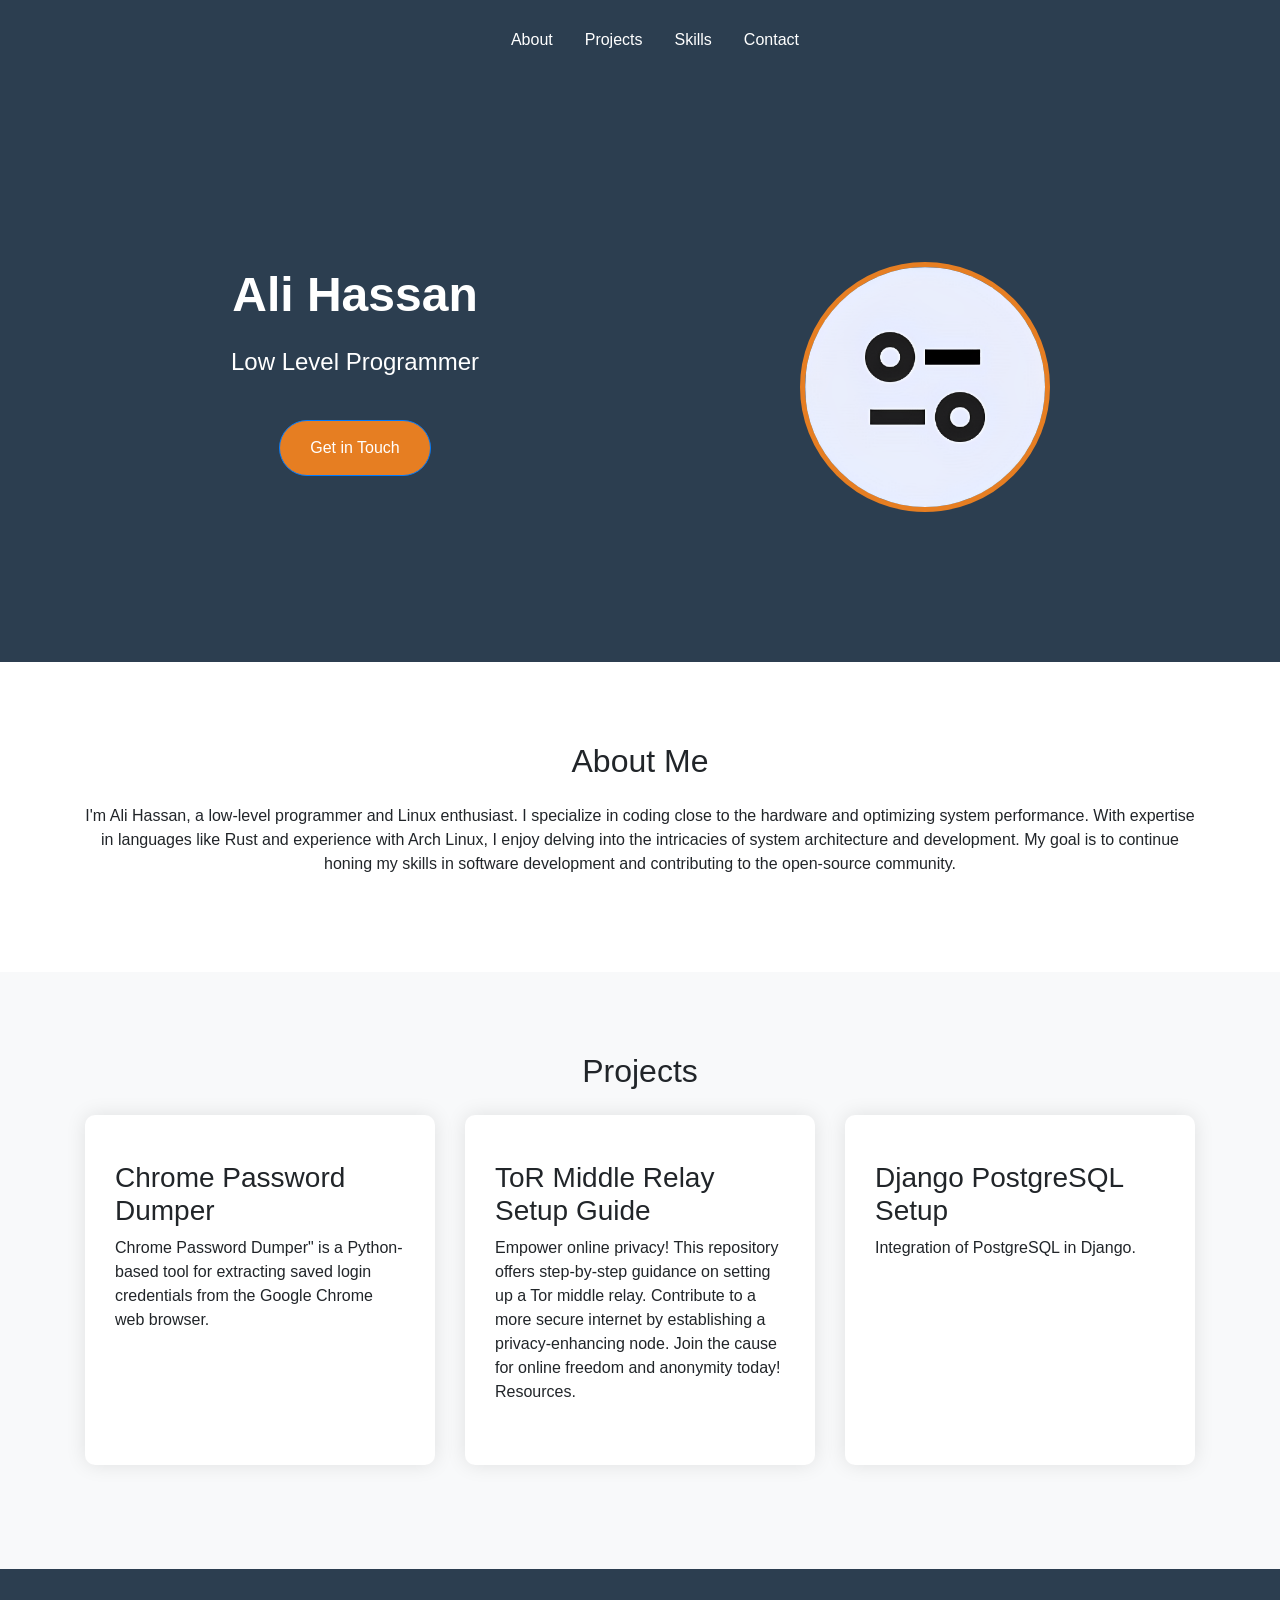
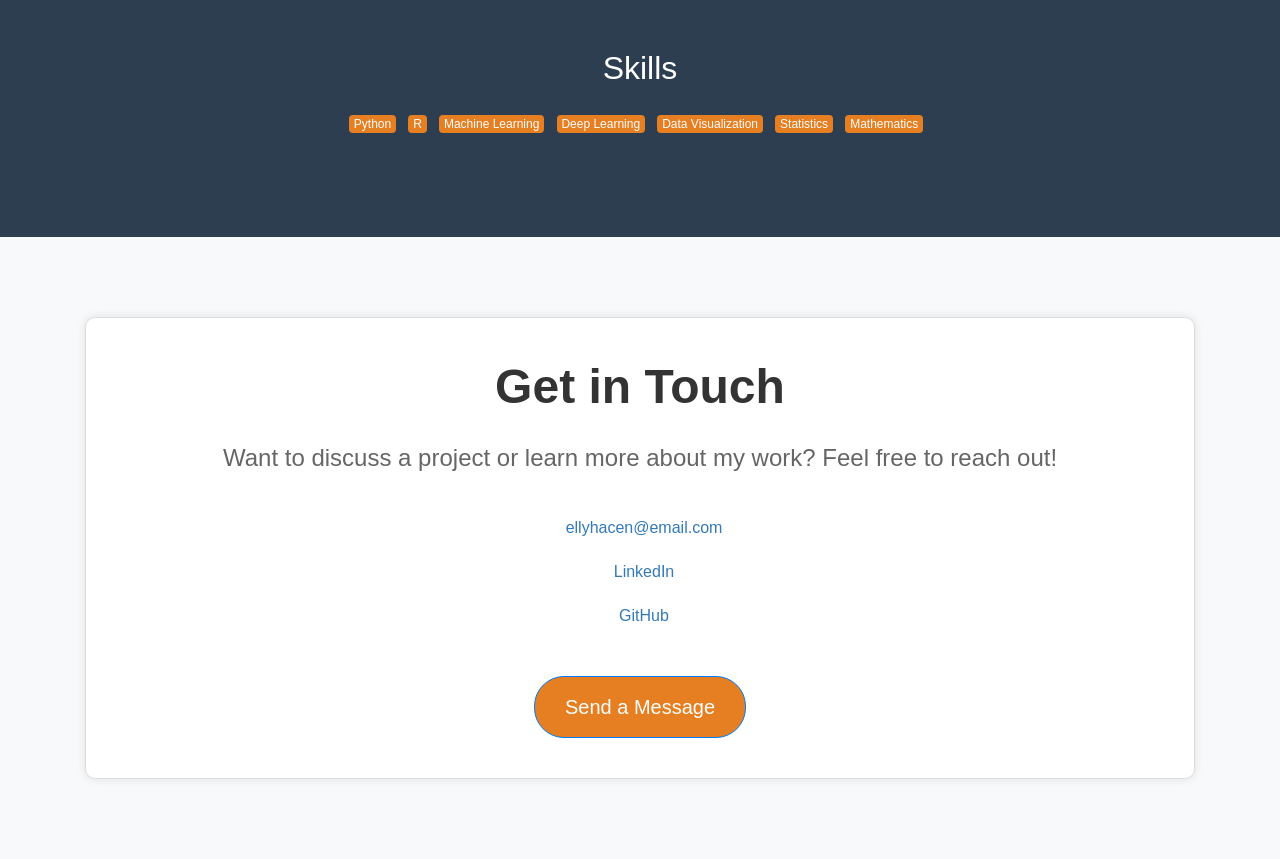
<file: ali_portfolio.html>
<!DOCTYPE html>
<html lang="en">
  <head>
    <meta charset="UTF-8" />
    <meta name="viewport" content="width=device-width, initial-scale=1.0" />
    <title>Ali Hassan | Low Level Programmer</title>
    <link
      rel="stylesheet"
      href="https://stackpath.bootstrapcdn.com/bootstrap/4.5.2/css/bootstrap.min.css"
    />
    <link rel="stylesheet" href="portfolio.css" />
    <!-- Bootstrap and Custom Scripts -->
    <script src="https://code.jquery.com/jquery-3.5.1.slim.min.js"></script>
    <script src="https://cdn.jsdelivr.net/npm/@popperjs/core@2.9.3/dist/umd/popper.min.js"></script>
    <script src="https://stackpath.bootstrapcdn.com/bootstrap/4.5.2/js/bootstrap.min.js"></script>
  </head>

  <body>
    <!-- Header -->
    <header class="header">
      <div class="container">
        <div class="row align-items-center">
          <div class="col-md-8">
            <nav class="header__nav">
              <ul class="nav justify-content-end">
                <li class="nav-item">
                  <a class="nav-link" href="#about">About</a>
                </li>
                <li class="nav-item">
                  <a class="nav-link" href="#projects">Projects</a>
                </li>
                <li class="nav-item">
                  <a class="nav-link" href="#skills">Skills</a>
                </li>
                <li class="nav-item">
                  <a class="nav-link" href="#contact">Contact</a>
                </li>
              </ul>
            </nav>
          </div>
        </div>
      </div>
    </header>

    <!-- Hero -->
    <section class="hero">
      <div class="container">
        <div class="row align-items-center">
          <div class="col-md-6">
            <h1 class="hero__title">Ali Hassan</h1>
            <p class="hero__subtitle">Low Level Programmer</p>
            <a href="#contact" class="hero__cta btn btn-primary"
              >Get in Touch</a
            >
          </div>
          <div class="col-md-6">
            <img
              class="hero__image img-fluid"
              src="avatars/Hassan.png"
              alt="Hero Image"
            />
          </div>
        </div>
      </div>
    </section>
    <section id="about" class="about">
      <div class="container">
        <div class="about__inner">
          <h2 class="mb-4 text-center">About Me</h2>
          <p class="text-center">
            I'm Ali Hassan, a low-level programmer and Linux enthusiast. I
            specialize in coding close to the hardware and optimizing system
            performance. With expertise in languages like Rust and experience
            with Arch Linux, I enjoy delving into the intricacies of system
            architecture and development. My goal is to continue honing my
            skills in software development and contributing to the open-source
            community.
          </p>
        </div>
      </div>
    </section>

    <!-- Projects -->
    <section id="projects" class="projects">
      <div class="container">
        <div class="projects__inner">
          <h2 class="mb-4 text-center">Projects</h2>
          <div class="row">
            <div class="col-md-4 mb-4">
              <div class="project-card">
                <!-- <img
                  src="images/project1.png"
                  alt="Project 1"
                  class="img-fluid"
                /> -->
                <h3 class="mt-3">Chrome Password Dumper</h3>
                <p>
                  Chrome Password Dumper" is a Python-based tool for extracting
                  saved login credentials from the Google Chrome web browser.
                </p>
              </div>
            </div>
            <div class="col-md-4 mb-4">
              <div class="project-card">
                <!-- <img
                  src="images/project2.png"
                  alt="Project 2"
                  class="img-fluid"
                /> -->
                <h3 class="mt-3">ToR Middle Relay Setup Guide</h3>
                <p>
                  Empower online privacy! This repository offers step-by-step
                  guidance on setting up a Tor middle relay. Contribute to a
                  more secure internet by establishing a privacy-enhancing node.
                  Join the cause for online freedom and anonymity today!
                  Resources.
                </p>
              </div>
            </div>
            <div class="col-md-4 mb-4">
              <div class="project-card">
                <!-- <img
                  src="images/project3.png"
                  alt="Project 3"
                  class="img-fluid"
                /> -->
                <h3 class="mt-3">Django PostgreSQL Setup</h3>
                <p>
                  Integration of PostgreSQL in Django.
                </p>
              </div>
            </div>
          </div>
        </div>
      </div>
    </section>

    <!-- Skills -->
    <section id="skills" class="skills">
      <div class="container">
        <div class="skills__inner">
          <h2 class="mb-4 text-center">Skills</h2>
          <ul class="list-inline text-center">
            <li class="list-inline-item badge badge-primary mr-2 mb-2">
              Python
            </li>
            <li class="list-inline-item badge badge-primary mr-2 mb-2">R</li>
            <li class="list-inline-item badge badge-primary mr-2 mb-2">
              Machine Learning
            </li>
            <li class="list-inline-item badge badge-primary mr-2 mb-2">
              Deep Learning
            </li>
            <li class="list-inline-item badge badge-primary mr-2 mb-2">
              Data Visualization
            </li>
            <li class="list-inline-item badge badge-primary mr-2 mb-2">
              Statistics
            </li>
            <li class="list-inline-item badge badge-primary mr-2 mb-2">
              Mathematics
            </li>
          </ul>
        </div>
      </div>
    </section>

    <!-- About -->
    <!-- ... (existing code) ... -->

    <!-- Projects -->
    <!-- ... (existing code) ... -->

    <!-- Skills -->
    <!-- ... (existing code) ... -->

    <!-- Contact -->
    <section id="contact" class="contact">
      <div class="container">
        <div class="contact__inner text-center">
          <h2 class="mb-4">Get in Touch</h2>
          <p class="lead">
            Want to discuss a project or learn more about my work? Feel free to
            reach out!
          </p>
          <ul class="list-unstyled mb-5">
            <li>
              <a href="mailto:ellyhacen@email.com" class="text-decoration-none">
                <i class="fas fa-envelope mr-2"></i> ellyhacen@email.com
              </a>
            </li>
            <li>
              <a
                href="https://www.linkedin.com/in/shahroz/"
                target="_blank"
                class="text-decoration-none"
              >
                <i class="fab fa-linkedin mr-2"></i> LinkedIn
              </a>
            </li>
            <li>
              <a
                href="https://github.com/shahroz"
                target="_blank"
                class="text-decoration-none"
              >
                <i class="fab fa-github mr-2"></i> GitHub
              </a>
            </li>
          </ul>
          <button class="btn btn-primary btn-lg">Send a Message</button>
        </div>
      </div>
    </section>
  </body>
</html>
</file>
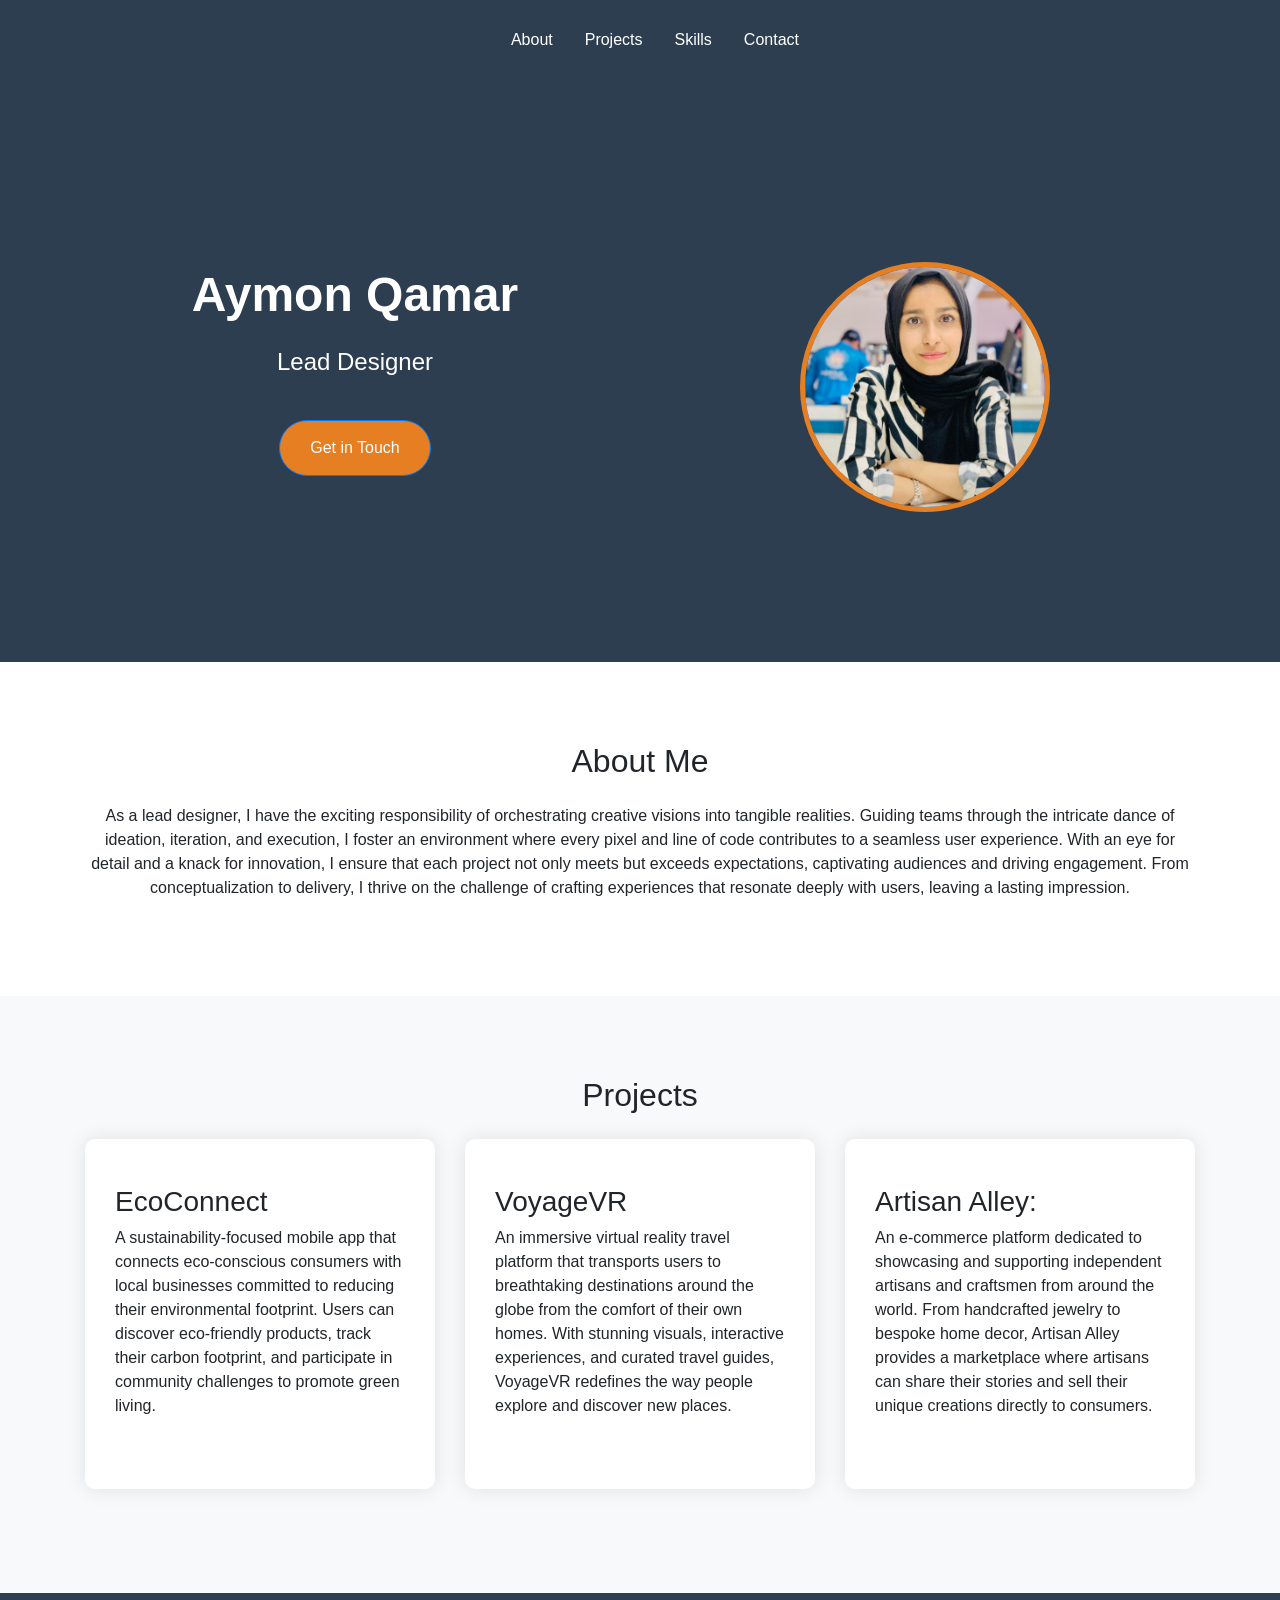
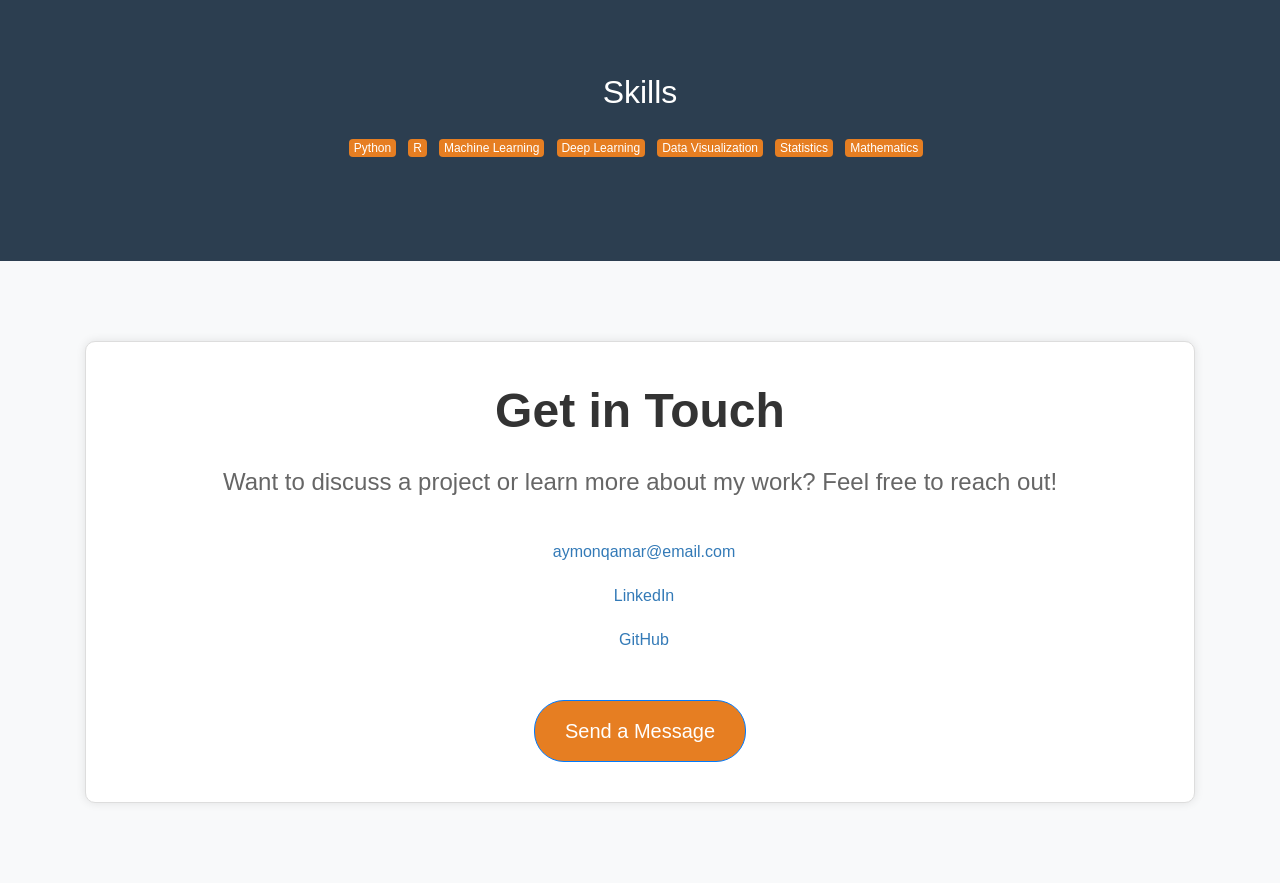
<file: aymon_portfolio.html>
<!DOCTYPE html>
<html lang="en">
  <head>
    <meta charset="UTF-8" />
    <meta name="viewport" content="width=device-width, initial-scale=1.0" />
    <title>Aymon Qamar | Lead Designer</title>
    <link
      rel="stylesheet"
      href="https://stackpath.bootstrapcdn.com/bootstrap/4.5.2/css/bootstrap.min.css"
    />
    <link rel="stylesheet" href="portfolio.css" />
    <!-- Bootstrap and Custom Scripts -->
    <script src="https://code.jquery.com/jquery-3.5.1.slim.min.js"></script>
    <script src="https://cdn.jsdelivr.net/npm/@popperjs/core@2.9.3/dist/umd/popper.min.js"></script>
    <script src="https://stackpath.bootstrapcdn.com/bootstrap/4.5.2/js/bootstrap.min.js"></script>
  </head>

  <body>
    <!-- Header -->
    <header class="header">
      <div class="container">
        <div class="row align-items-center">
          <div class="col-md-8">
            <nav class="header__nav">
              <ul class="nav justify-content-end">
                <li class="nav-item">
                  <a class="nav-link" href="#about">About</a>
                </li>
                <li class="nav-item">
                  <a class="nav-link" href="#projects">Projects</a>
                </li>
                <li class="nav-item">
                  <a class="nav-link" href="#skills">Skills</a>
                </li>
                <li class="nav-item">
                  <a class="nav-link" href="#contact">Contact</a>
                </li>
              </ul>
            </nav>
          </div>
        </div>
      </div>
    </header>

    <!-- Hero -->
    <section class="hero">
      <div class="container">
        <div class="row align-items-center">
          <div class="col-md-6">
            <h1 class="hero__title">Aymon Qamar</h1>
            <p class="hero__subtitle">Lead Designer</p>
            <a href="#contact" class="hero__cta btn btn-primary"
              >Get in Touch</a
            >
          </div>
          <div class="col-md-6">
            <img
              class="hero__image img-fluid"
              src="avatars/Aymon.jpeg"
              alt="Hero Image"
            />
          </div>
        </div>
      </div>
    </section>
    <section id="about" class="about">
      <div class="container">
        <div class="about__inner">
          <h2 class="mb-4 text-center">About Me</h2>
          <p class="text-center">
            As a lead designer, I have the exciting responsibility of
            orchestrating creative visions into tangible realities. Guiding
            teams through the intricate dance of ideation, iteration, and
            execution, I foster an environment where every pixel and line of
            code contributes to a seamless user experience. With an eye for
            detail and a knack for innovation, I ensure that each project not
            only meets but exceeds expectations, captivating audiences and
            driving engagement. From conceptualization to delivery, I thrive on
            the challenge of crafting experiences that resonate deeply with
            users, leaving a lasting impression.
          </p>
        </div>
      </div>
    </section>

    <!-- Projects -->
    <section id="projects" class="projects">
      <div class="container">
        <div class="projects__inner">
          <h2 class="mb-4 text-center">Projects</h2>
          <div class="row">
            <div class="col-md-4 mb-4">
              <div class="project-card">
                <!-- <img src="images/project1.png" alt="Project 1" class="img-fluid"> -->
                <h3 class="mt-3">EcoConnect</h3>
                <p>
                  A sustainability-focused mobile app that connects
                  eco-conscious consumers with local businesses committed to
                  reducing their environmental footprint. Users can discover
                  eco-friendly products, track their carbon footprint, and
                  participate in community challenges to promote green living.
                </p>
              </div>
            </div>
            <div class="col-md-4 mb-4">
              <div class="project-card">
                <!-- <img src="images/project2.png" alt="Project 2" class="img-fluid"> -->
                <h3 class="mt-3">VoyageVR</h3>
                <p>
                  An immersive virtual reality travel platform that transports
                  users to breathtaking destinations around the globe from the
                  comfort of their own homes. With stunning visuals, interactive
                  experiences, and curated travel guides, VoyageVR redefines the
                  way people explore and discover new places.
                </p>
              </div>
            </div>
            <div class="col-md-4 mb-4">
              <div class="project-card">
                <!-- <img src="images/project3.png" alt="Project 3" class="img-fluid"> -->
                <h3 class="mt-3">Artisan Alley:</h3>
                <p>
                  An e-commerce platform dedicated to showcasing and supporting
                  independent artisans and craftsmen from around the world. From
                  handcrafted jewelry to bespoke home decor, Artisan Alley
                  provides a marketplace where artisans can share their stories
                  and sell their unique creations directly to consumers.
                </p>
              </div>
            </div>
          </div>
        </div>
      </div>
    </section>

    <!-- Skills -->
    <section id="skills" class="skills">
      <div class="container">
        <div class="skills__inner">
          <h2 class="mb-4 text-center">Skills</h2>
          <ul class="list-inline text-center">
            <li class="list-inline-item badge badge-primary mr-2 mb-2">
              Python
            </li>
            <li class="list-inline-item badge badge-primary mr-2 mb-2">R</li>
            <li class="list-inline-item badge badge-primary mr-2 mb-2">
              Machine Learning
            </li>
            <li class="list-inline-item badge badge-primary mr-2 mb-2">
              Deep Learning
            </li>
            <li class="list-inline-item badge badge-primary mr-2 mb-2">
              Data Visualization
            </li>
            <li class="list-inline-item badge badge-primary mr-2 mb-2">
              Statistics
            </li>
            <li class="list-inline-item badge badge-primary mr-2 mb-2">
              Mathematics
            </li>
          </ul>
        </div>
      </div>
    </section>

    <!-- About -->
    <!-- ... (existing code) ... -->

    <!-- Projects -->
    <!-- ... (existing code) ... -->

    <!-- Skills -->
    <!-- ... (existing code) ... -->

    <!-- Contact -->
    <section id="contact" class="contact">
      <div class="container">
        <div class="contact__inner text-center">
          <h2 class="mb-4">Get in Touch</h2>
          <p class="lead">
            Want to discuss a project or learn more about my work? Feel free to
            reach out!
          </p>
          <ul class="list-unstyled mb-5">
            <li>
              <a
                href="mailto:aymonqamar@email.com"
                class="text-decoration-none"
              >
                <i class="fas fa-envelope mr-2"></i> aymonqamar@email.com
              </a>
            </li>
            <li>
              <a
                href="https://www.linkedin.com/in/aymon-qamar-508677248"
                target="_blank"
                class="text-decoration-none"
              >
                <i class="fab fa-linkedin mr-2"></i> LinkedIn
              </a>
            </li>
            <li>
              <a href="" target="_blank" class="text-decoration-none">
                <i class="fab fa-github mr-2"></i> GitHub
              </a>
            </li>
          </ul>
          <button class="btn btn-primary btn-lg">Send a Message</button>
        </div>
      </div>
    </section>
  </body>
</html>
</file>
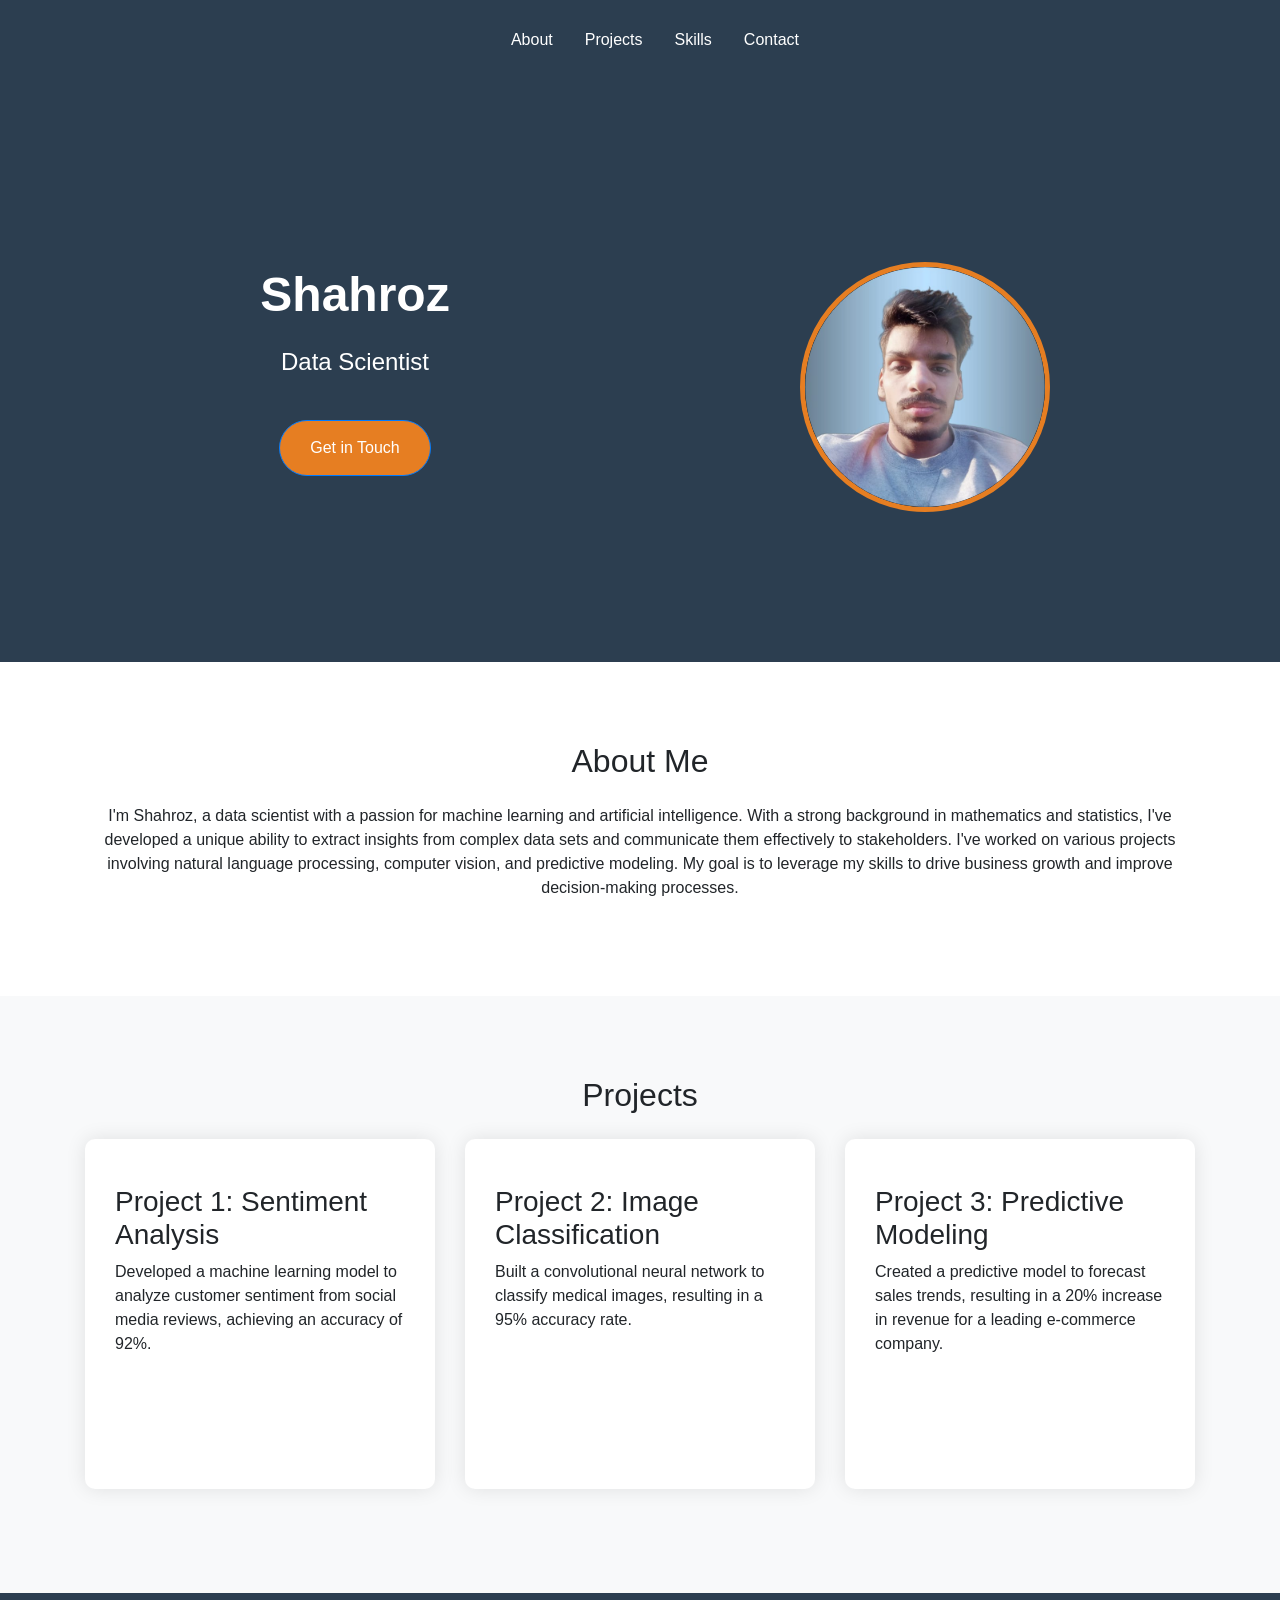
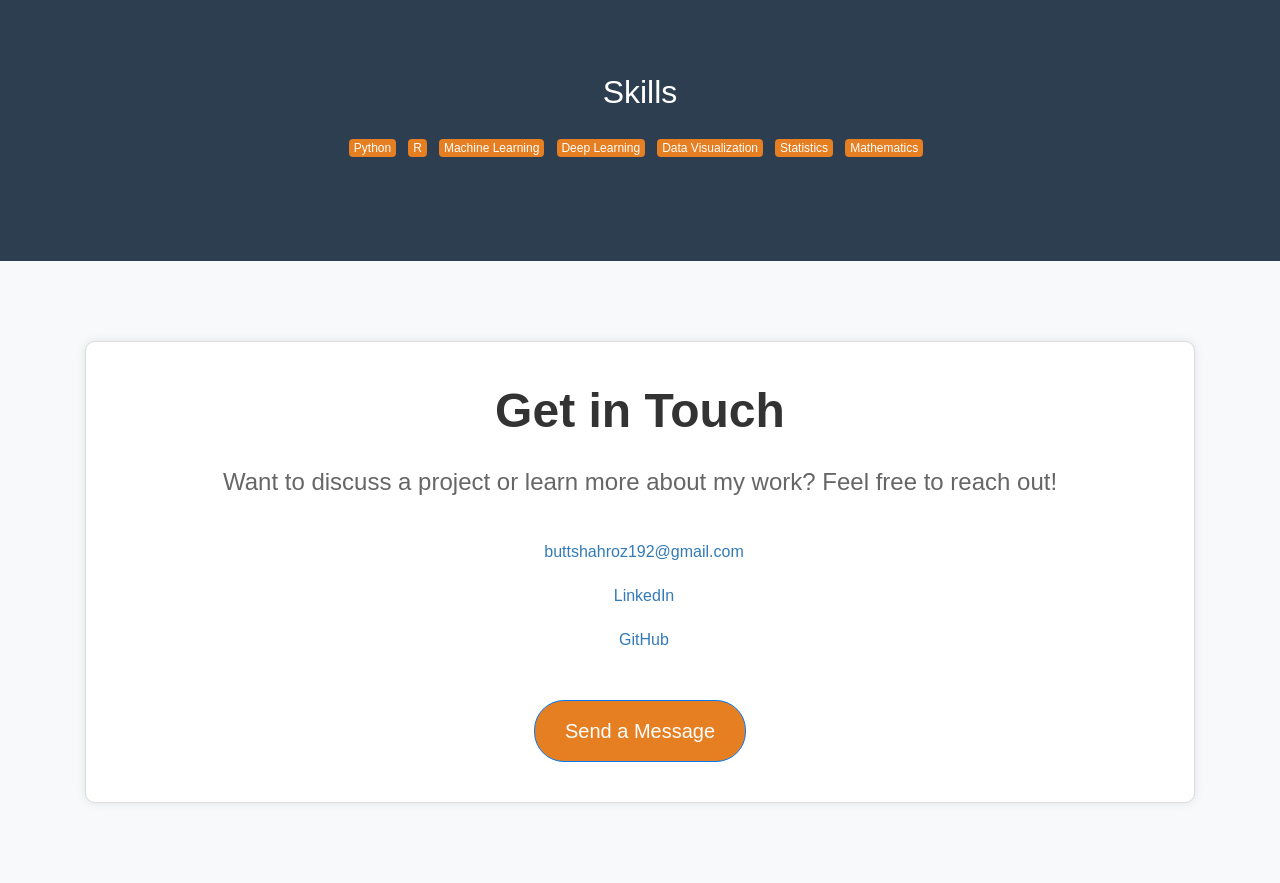
<file: shahroz_portfolio.html>
<!DOCTYPE html>
<html lang="en">

<head>
    <meta charset="UTF-8">
    <meta name="viewport" content="width=device-width, initial-scale=1.0">
    <title>Shahroz | Data Scientist</title>
    <link rel="stylesheet" href="https://stackpath.bootstrapcdn.com/bootstrap/4.5.2/css/bootstrap.min.css">
    <link rel="stylesheet" href="portfolio.css">
    <!-- Bootstrap and Custom Scripts -->
    <script src="https://code.jquery.com/jquery-3.5.1.slim.min.js"></script>
    <script src="https://cdn.jsdelivr.net/npm/@popperjs/core@2.9.3/dist/umd/popper.min.js"></script>
    <script src="https://stackpath.bootstrapcdn.com/bootstrap/4.5.2/js/bootstrap.min.js"></script>
</head>

<body>
    <!-- Header -->
    <header class="header">
        <div class="container">
            <div class="row align-items-center">
                <div class="col-md-8">
                    <nav class="header__nav">
                        <ul class="nav justify-content-end">
                            <li class="nav-item"><a class="nav-link" href="#about">About</a></li>
                            <li class="nav-item"><a class="nav-link" href="#projects">Projects</a></li>
                            <li class="nav-item"><a class="nav-link" href="#skills">Skills</a></li>
                            <li class="nav-item"><a class="nav-link" href="#contact">Contact</a></li>
                        </ul>
                    </nav>
                </div>
            </div>
        </div>
    </header>

    <!-- Hero -->
    <section class="hero">
        <div class="container">
            <div class="row align-items-center">
                <div class="col-md-6">
                    <h1 class="hero__title">Shahroz</h1>
                    <p class="hero__subtitle">Data Scientist</p>
                    <a href="#contact" class="hero__cta btn btn-primary">Get in Touch</a>
                </div>
                <div class="col-md-6">
                    <img class="hero__image img-fluid" src="avatars/Shehroz.jpeg" alt="Hero Image">
                </div>
            </div>
        </div>
    </section>
    <section id="about" class="about">
        <div class="container">
            <div class="about__inner">
                <h2 class="mb-4 text-center">About Me</h2>
                <p class="text-center">I'm Shahroz, a data scientist with a passion for machine learning and artificial
                    intelligence. With a strong background in mathematics and statistics, I've developed a unique
                    ability to extract insights from complex data sets and communicate them effectively to stakeholders.
                    I've worked on various projects involving natural language processing, computer vision, and
                    predictive modeling. My goal is to leverage my skills to drive business growth and improve
                    decision-making processes.</p>
            </div>
        </div>
    </section>

    <!-- Projects -->
    <section id="projects" class="projects">
        <div class="container">
            <div class="projects__inner">
                <h2 class="mb-4 text-center">Projects</h2>
                <div class="row">
                    <div class="col-md-4 mb-4">
                        <div class="project-card">
                            <!-- <img src="images/project1.png" alt="Project 1" class="img-fluid"> -->
                            <h3 class="mt-3">Project 1: Sentiment Analysis</h3>
                            <p>Developed a machine learning model to analyze customer sentiment from social media
                                reviews, achieving an accuracy of 92%.</p>
                        </div>
                    </div>
                    <div class="col-md-4 mb-4">
                        <div class="project-card">
                            <!-- <img src="images/project2.png" alt="Project 2" class="img-fluid"> -->
                            <h3 class="mt-3">Project 2: Image Classification</h3>
                            <p>Built a convolutional neural network to classify medical images, resulting in a 95%
                                accuracy rate.</p>
                        </div>
                    </div>
                    <div class="col-md-4 mb-4">
                        <div class="project-card">
                            <!-- <img src="images/project3.png" alt="Project 3" class="img-fluid"> -->
                            <h3 class="mt-3">Project 3: Predictive Modeling</h3>
                            <p>Created a predictive model to forecast sales trends, resulting in a 20% increase in
                                revenue for a leading e-commerce company.</p>
                        </div>
                    </div>
                </div>
            </div>
        </div>
    </section>

    <!-- Skills -->
    <section id="skills" class="skills">
        <div class="container">
            <div class="skills__inner">
                <h2 class="mb-4 text-center">Skills</h2>
                <ul class="list-inline text-center">
                    <li class="list-inline-item badge badge-primary mr-2 mb-2">Python</li>
                    <li class="list-inline-item badge badge-primary mr-2 mb-2">R</li>
                    <li class="list-inline-item badge badge-primary mr-2 mb-2">Machine Learning</li>
                    <li class="list-inline-item badge badge-primary mr-2 mb-2">Deep Learning</li>
                    <li class="list-inline-item badge badge-primary mr-2 mb-2">Data Visualization</li>
                    <li class="list-inline-item badge badge-primary mr-2 mb-2">Statistics</li>
                    <li class="list-inline-item badge badge-primary mr-2 mb-2">Mathematics</li>
                </ul>
            </div>
        </div>
    </section>

    <!-- About -->
    <!-- ... (existing code) ... -->

    <!-- Projects -->
    <!-- ... (existing code) ... -->

    <!-- Skills -->
    <!-- ... (existing code) ... -->

    <!-- Contact -->
    <section id="contact" class="contact">
        <div class="container">
            <div class="contact__inner text-center">
                <h2 class="mb-4">Get in Touch</h2>
                <p class="lead">Want to discuss a project or learn more about my work? Feel free to reach out!</p>
                <ul class="list-unstyled mb-5">
                    <li>
                        <a href="mailto:buttshahroz192@gmail.com" class="text-decoration-none">
                            <i class="fas fa-envelope mr-2"></i> buttshahroz192@gmail.com
                        </a>
                    </li>
                    <li>
                        <a href="https://www.linkedin.com/in/shahroz-butt-69a813211/" target="_blank" class="text-decoration-none">
                            <i class="fab fa-linkedin mr-2"></i> LinkedIn
                        </a>
                    </li>
                    <li>
                        <a href="https://github.com/Shahroz192" target="_blank" class="text-decoration-none">
                            <i class="fab fa-github mr-2"></i> GitHub
                        </a>
                    </li>
                </ul>
                <button class="btn btn-primary btn-lg">Send a Message</button>
            </div>
        </div>
    </section>
</file>
<file: portfolio.css>
/* Custom Styles */
body {
    font-family: 'Roboto', sans-serif;
    background-color: #f8f9fa;
}

html {
    scroll-behavior: smooth;
}


.header {
    background-color: #2c3e50;
    color: #ffffff;
    padding: 20px 0;
}

.header__nav a {
    color: #ffffff;
    font-weight: 500;
    transition: color 0.3s ease;
}

.header__nav a:hover {
    color: #e67e22;
}

.hero {
    padding: 150px 0;
    text-align: center;
    background-color: #2c3e50;
    color: #ffffff;
}

.hero__title {
    font-size: 48px;
    margin-bottom: 20px;
    font-weight: 700;
}

.hero__subtitle {
    font-size: 24px;
    margin-bottom: 40px;
}

.hero__cta {
    background-color: #e67e22;
    color: #ffffff;
    padding: 15px 30px;
    border-radius: 30px;
    text-decoration: none;
    transition: background-color 0.3s ease;
}

.hero__cta:hover {
    background-color: #d35400;
}

.about {
    background-color: #ffffff;
    padding: 80px 0;
}

.hero__image {
    margin-top: 2rem;
    border-radius: 50%;
    object-fit: cover;
    width: 250px;
    height: 250px;
    border: 5px solid #e67e22;
}

.projects {
    padding: 80px 0;
    background-color: #f8f9fa;
}

.project-card {
    border: none;
    border-radius: 10px;
    box-shadow: 0 0 20px rgba(0, 0, 0, 0.1);
    padding: 30px;
    height: 350px;
    background-color: #ffffff;
    transition: transform 0.3s ease, box-shadow 0.3s ease;
}

.project-card:hover {
    transform: translateY(-10px);
    box-shadow: 0 10px 30px rgba(0, 0, 0, 0.2);
}

.skills {
    padding: 80px 0;
    background-color: #2c3e50;
    color: #ffffff;
}

.skills__inner .badge {
    background-color: #e67e22;
    font-weight: 500;
}

/* Contact Section Styles */

.contact {
    padding: 80px 0;
    background-color: #f8f9fa;
}

.contact__inner {
    padding: 40px;
    border: 1px solid #ddd;
    border-radius: 10px;
    box-shadow: 0 0 10px rgba(0, 0, 0, 0.1);
    background-color: #ffffff;
}

.contact__inner h2 {
    font-size: 48px;
    margin-bottom: 20px;
    font-weight: 700;
    color: #333;
}

.contact__inner p {
    font-size: 24px;
    margin-bottom: 40px;
    color: #666;
}

.contact__inner ul {
    list-style: none;
    padding: 0;
    margin: 0;
}

.contact__inner li {
    margin-bottom: 20px;
}

.contact__inner a {
    color: #337ab7;
    font-weight: 500;
    transition: color 0.3s ease;
}

.contact__inner a:hover {
    color: #e67e22;
}

.contact__inner button {
    background-color: #e67e22;
    color: #ffffff;
    padding: 15px 30px;
    border-radius: 30px;
    text-decoration: none;
    transition: background-color 0.3s ease;
}

.contact__inner button:hover {
    background-color: #d35400;
}
</file>
